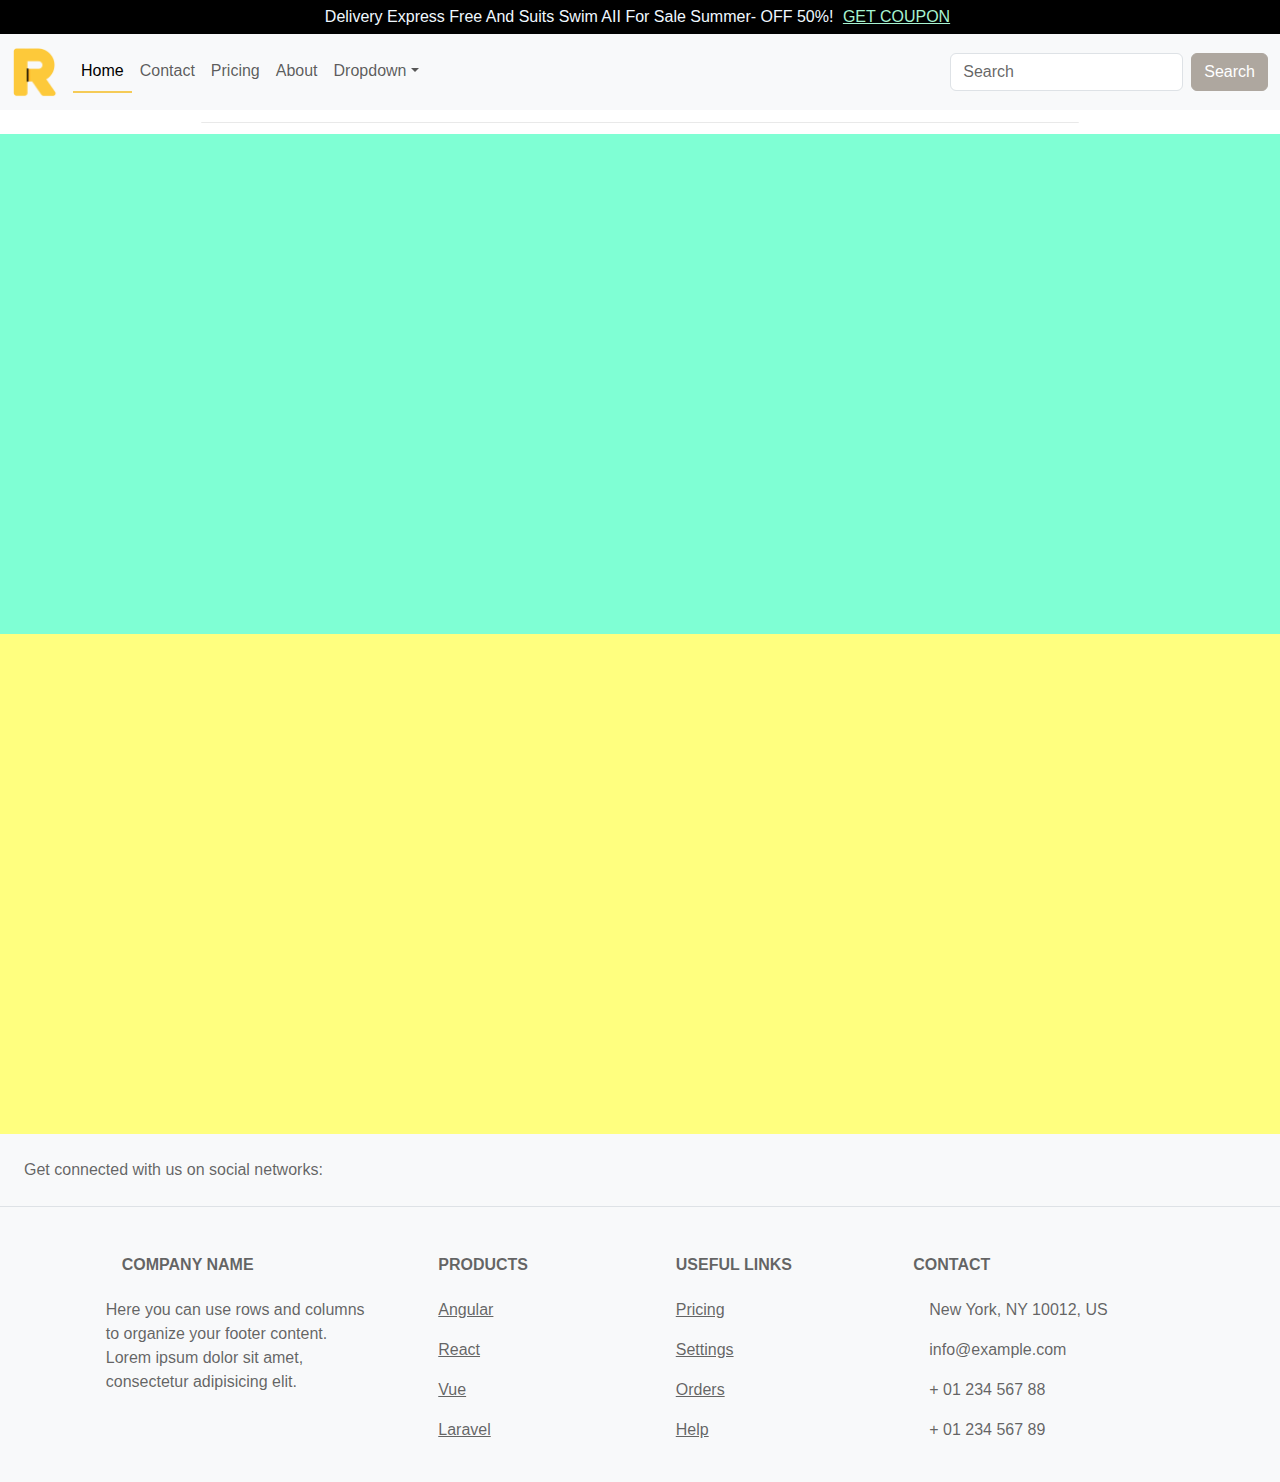
<file: index.html>
<!DOCTYPE html>
<html>

    <head>
        <meta charset='utf-8'>
        <title>Retail Store</title>
        <!--normalize css  -->
        <!-- Web font awesome  -->
        <link type="icon" sizes="96x96" rel="icon" href="images/logo.png">
        <meta charset='utf-8'>
        <meta name='viewport' content='width=device-width, initial-scale=1'>

        <title>Retail Store</title>
        <link rel="stylesheet" href="css/bootstrap.min (2).css">
        <link rel="stylesheet" href="css/style.css">

    </head>

    <body>

        <!-- Start  Header  -->
        <header>
            <div id="sales_bar">
                Delivery Express Free And Suits Swim AII For Sale Summer-
                OFF 50%! <a id="copy-coupon" onclick="CopyCoupon()"> GET COUPON</a>
            </div>
            <nav class="navbar navbar-expand-lg bg-body-tertiary">
                <div class="container-fluid">
                    <a class="navbar-brand" href="#"><img style="width: 45px;"
                            src="images/logo.png" alt="Image Not Found!"></a>
                    <button class="navbar-toggler" type="button"
                        data-bs-toggle="collapse"
                        data-bs-target="#navbarColor04"
                        aria-controls="navbarColor04" aria-expanded="false"
                        aria-label="Toggle navigation">
                        <span class="navbar-toggler-icon"></span>
                    </button>
                    <div class="collapse navbar-collapse" id="navbarColor04">
                        <ul class="navbar-nav me-auto">
                            <li class="nav-item">
                                <a class="nav-link active" href="#">Home
                                    <span class="visually-hidden">(current)</span>
                                </a>
                            </li>
                            <li class="nav-item">
                                <a class="nav-link" href="Contact.html">Contact</a>

                        </li>
                        <li class="nav-item">
                            <a class="nav-link" href="#">Pricing</a>
                        </li>
                        <li class="nav-item">
                            <a class="nav-link" href="About.html">About</a>
                        </li>
                        <li class="nav-item dropdown">
                            <a class="nav-link dropdown-toggle" data-bs-toggle="dropdown" href="#" role="button"
                                aria-haspopup="true" aria-expanded="false">Dropdown</a>
                            <div class="dropdown-menu">
                                <a class="dropdown-item" href="Contact.html">Contact</a>

                                <a class="dropdown-item" href="#">Action</a>
                                <a class="dropdown-item" href="#">Another
                                    action</a>
                                <a class="dropdown-item" href="#">Something
                                    else here</a>
                                <div class="dropdown-divider"></div>
                                <a class="dropdown-item" href="#">Separated
                                    link</a>
                            </div>
                        </li>
                    </ul>
                    <form class="d-flex">
                        <input class="form-control me-sm-2" type="search" placeholder="Search">
                        <button class="btn btn-secondary my-2 my-sm-0" type="submit">Search</button>
                    </form>
                </div>
            </div>
        </nav>
    </header>
    <div class="section"><img style="width: 100%; text-align: center;" src="images/svg/Line 3.svg" alt></div>

    <!-- End Header -->
    <div class="contanier">
        <!--             Start body                -->

            <div style="height: 500px ; background-color: aquamarine;"></div>
            <div style="height: 500px ; background-color: rgb(255, 255, 127);"></div>

            <!--             End    body                -->

    </div>

    <!--                                              start  Footer                                   -->
    <footer class="text-center text-lg-start bg-body-tertiary text-muted">
        <!-- Section: Social media -->
        <section class="d-flex justify-content-center justify-content-lg-between p-4 border-bottom">
            <!-- Left -->
            <div class="me-5 d-none d-lg-block">
                <span>Get connected with us on social networks:</span>
            </div>
            <!-- Left -->

            <!-- Right -->
            <div>
                <a href class="me-4 text-reset">
                    <i class="fab fa-facebook-f"></i>
                </a>
                <a href class="me-4 text-reset">
                    <i class="fab fa-twitter"></i>
                </a>
                <a href class="me-4 text-reset">
                    <i class="fab fa-google"></i>
                </a>
                <a href class="me-4 text-reset">
                    <i class="fab fa-instagram"></i>
                </a>
                <a href class="me-4 text-reset">
                    <i class="fab fa-linkedin"></i>
                </a>
                <a href class="me-4 text-reset">
                    <i class="fab fa-github"></i>
                </a>
            </div>
            <!-- Right -->
        </section>
        <!-- Section: Social media -->

        <!-- Section: Links  -->
        <section class>
            <div class="container text-center text-md-start mt-5">
                <!-- Grid row -->
                <div class="row mt-3">
                    <!-- Grid column -->
                    <div class="col-md-3 col-lg-4 col-xl-3 mx-auto mb-4">
                        <!-- Content -->
                        <h6 class="text-uppercase fw-bold mb-4">
                            <i class="fas fa-gem me-3"></i>Company name
                        </h6>
                        <p>
                            Here you can use rows and columns to organize
                            your footer content. Lorem ipsum
                            dolor sit amet, consectetur adipisicing elit.
                        </p>
                    </div>
                    <!-- Grid column -->

                    <!-- Grid column -->
                    <div class="col-md-2 col-lg-2 col-xl-2 mx-auto mb-4">
                        <!-- Links -->
                        <h6 class="text-uppercase fw-bold mb-4">
                            Products
                        </h6>
                        <p>
                            <a href="#!" class="text-reset">Angular</a>
                        </p>
                        <p>
                            <a href="#!" class="text-reset">React</a>
                        </p>
                        <p>
                            <a href="#!" class="text-reset">Vue</a>
                        </p>
                        <p>
                            <a href="#!" class="text-reset">Laravel</a>
                        </p>
                    </div>
                    <!-- Grid column -->

                    <!-- Grid column -->
                    <div class="col-md-3 col-lg-2 col-xl-2 mx-auto mb-4">
                        <!-- Links -->
                        <h6 class="text-uppercase fw-bold mb-4">
                            Useful links
                        </h6>
                        <p>
                            <a href="#!" class="text-reset">Pricing</a>
                        </p>
                        <p>
                            <a href="#!" class="text-reset">Settings</a>
                        </p>
                        <p>
                            <a href="#!" class="text-reset">Orders</a>
                        </p>
                        <p>
                            <a href="#!" class="text-reset">Help</a>
                        </p>
                    </div>
                    <!-- Grid column -->

                    <!-- Grid column -->
                    <div class="col-md-4 col-lg-3 col-xl-3 mx-auto mb-md-0 mb-4">
                        <!-- Links -->
                        <h6 class="text-uppercase fw-bold mb-4">Contact</h6>
                        <p><i class="fas fa-home me-3"></i> New York, NY
                            10012, US</p>
                        <p>
                            <i class="fas fa-envelope me-3"></i>
                            info@example.com
                        </p>
                        <p><i class="fas fa-phone me-3"></i> + 01 234 567 88</p>
                        <p><i class="fas fa-print me-3"></i> + 01 234 567 89</p>
                    </div>
                    <!-- Grid column -->
                </div>
                <!-- Grid row -->
            </div>
        </section>
        <!-- Section: Links  -->

    </footer>
    <!--                   Footer                           -->

</body>
<!--                 start  js                       -->

<script src="javascrept/main.js"></script>
<script src="javascrept/bootstrap.min.js"></script>


<!--                 End  js                       -->

</html>
</file>
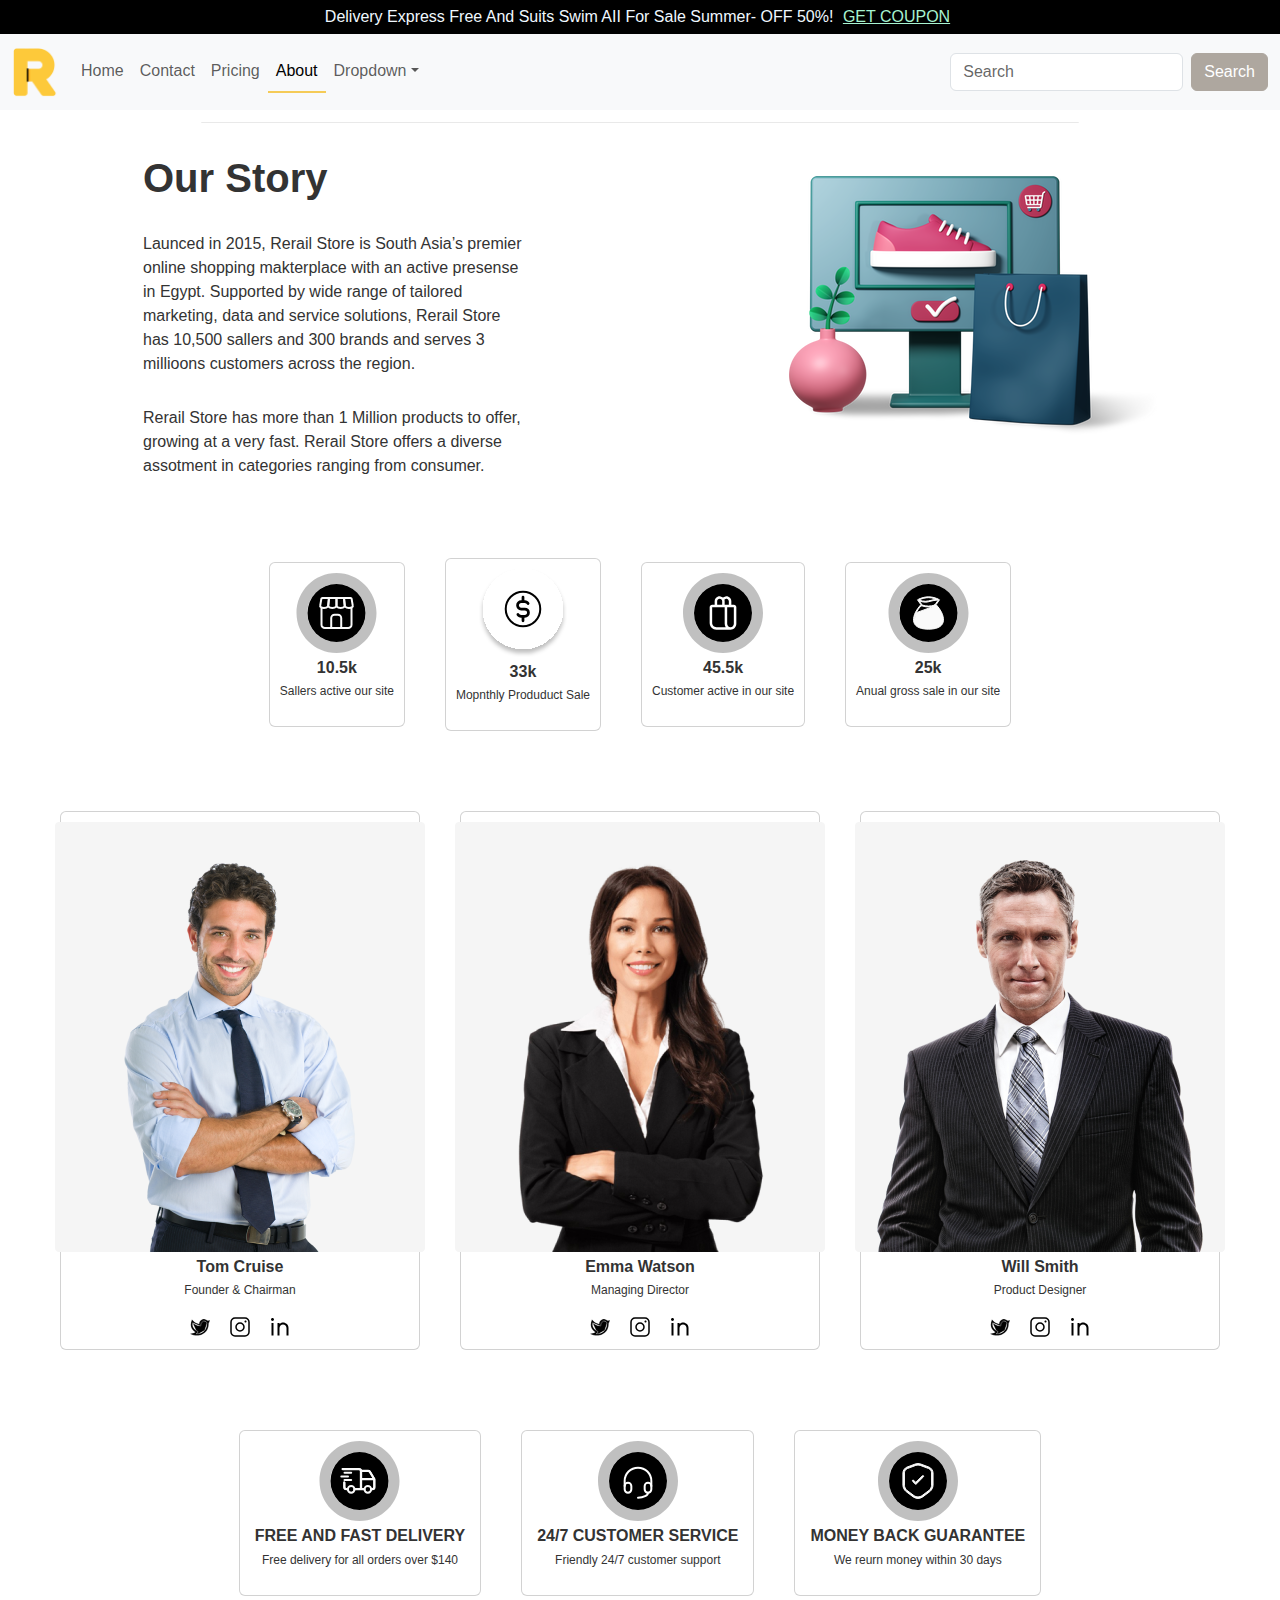
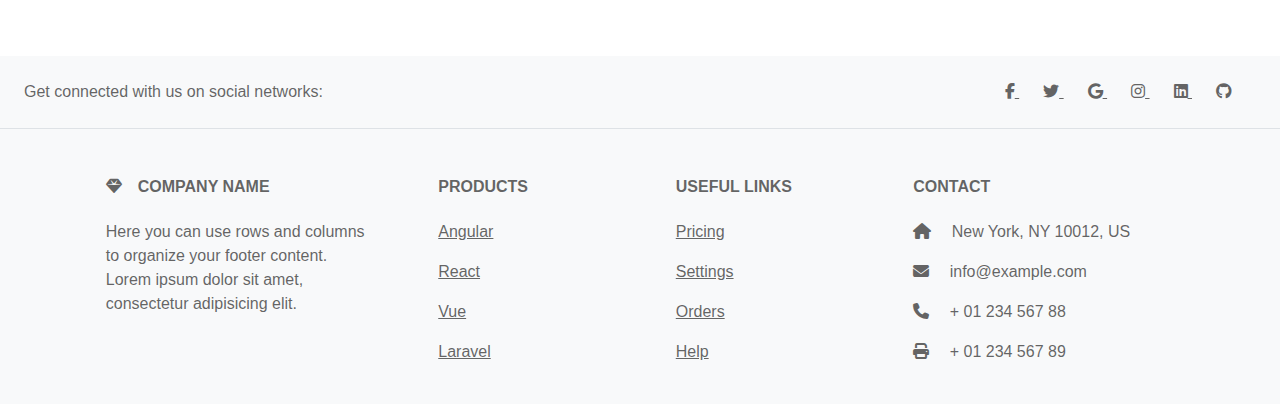
<file: About.html>
<!DOCTYPE html>
<html>

<head>
    <meta charset='utf-8'>
    <title>Retail Store</title>

    <!-- Web font awesome  -->
    <link rel="stylesheet" href="css/all.min.css">
    <link type="icon" sizes="96x96" rel="icon" href="images/logo.png">
    <meta charset='utf-8'>
    <title>Retail Store</title>
    <link rel="stylesheet" href="css/bootstrap.min (2).css">
    <link rel="stylesheet" href="css/style.css">
    <link rel="stylesheet" href="css/About.css">

</head>

<body>
    <!-- Start  Header  -->
    <header>
        <div id="sales_bar">
            Delivery Express Free And Suits Swim AII For Sale Summer-
            OFF 50%! <a id="copy-coupon" onclick="CopyCoupon()"> GET COUPON</a>
        </div>
        <nav class="navbar navbar-expand-lg bg-body-tertiary">
            <div class="container-fluid">
                <a class="navbar-brand" href="#"><img style="width: 45px;" src="images/logo.png"
                        alt="Image Not Found!"></a>
                <button class="navbar-toggler" type="button" data-bs-toggle="collapse" data-bs-target="#navbarColor04"
                    aria-controls="navbarColor04" aria-expanded="false" aria-label="Toggle navigation">
                    <span class="navbar-toggler-icon"></span>
                </button>
                <div class="collapse navbar-collapse" id="navbarColor04">
                    <ul class="navbar-nav me-auto">
                        <li class="nav-item">
                            <a class="nav-link " href="index.html">Home
                                <span class="visually-hidden">(current)</span>
                            </a>
                        </li>
                        <li class="nav-item">
                            <a class="nav-link" href="Contact.html">Contact</a>

                        </li>
                        <li class="nav-item">
                            <a class="nav-link" href="#">Pricing</a>
                        </li>
                        <li class="nav-item">
                            <a class="nav-link active" href="About.html">About</a>
                        </li>
                        <li class="nav-item dropdown">
                            <a class="nav-link dropdown-toggle" data-bs-toggle="dropdown" href="#" role="button"
                                aria-haspopup="true" aria-expanded="false">Dropdown</a>
                            <div class="dropdown-menu">
                                <a class="dropdown-item" href="Contact.html">Contact</a>

                                <a class="dropdown-item" href="#">Action</a>
                                <a class="dropdown-item" href="#">Another
                                    action</a>
                                <a class="dropdown-item" href="#">Something
                                    else here</a>
                                <div class="dropdown-divider"></div>
                                <a class="dropdown-item" href="#">Separated
                                    link</a>
                            </div>
                        </li>
                    </ul>
                    <form class="d-flex">
                        <input class="form-control me-sm-2" type="search" placeholder="Search">
                        <button class="btn btn-secondary my-2 my-sm-0" type="submit">Search</button>
                    </form>
                </div>
            </div>
        </nav>
    </header>
    <div class="section"><img style="width: 100%; text-align: center;" src="images/svg/Line 3.svg" alt></div>

    <!-- End Header -->
    <div class="contanier">
        <!--             Start body                -->
        <div class="about">
            <div class="text">
                <h2>Our Story</h2>
                <p>Launced in 2015, Rerail Store is South Asia’s premier online shopping makterplace with an active
                    presense
                    in Egypt. Supported by wide range of tailored marketing, data and service solutions, Rerail Store
                    has
                    10,500 sallers and 300 brands and serves 3 millioons customers across the region.</p>
                <p>Rerail Store has more than 1 Million products to offer, growing at a very fast. Rerail Store offers a
                    diverse assotment in categories ranging from consumer.</p>
            </div>
            <div class="image">
                <img src="images/about/about_image.png" alt="Image Not Found!">
            </div>
        </div>
    </div>
    <!--             End    body                -->
    <!-- contanier1 -->
    <div class="contanier">
        <div class="about-bar">
            <div class="card">
                <img src="images/about/Group1.svg" alt="">
                <h6>10.5k </h6>
                <p>Sallers active our site</p>

            </div>
            <div class="card">
                <img src="images/about/Vector2.svg" alt="">
                <h6>33k </h6>
                <p>Mopnthly Produduct Sale</p>

            </div>
            <div class="card">
                <img src="images/about/Icon-Shopping bag3.svg" alt="">
                <h6>45.5k</h6>
                <p>Customer active in our site</p>

            </div>
            <div class="card">
                <img src="images/about/Icon-Moneybag4.svg" alt="Image">

                <h6>25k</h6>
                <p>Anual gross sale in our site</p>

            </div>
        </div>

    </div>

    <!-- contanier2 -->
    <div class="contanier">
        <div class="about-bar">
            <div class="card">
                <img src="images/about/man1.png" alt="">
                <h6>Tom Cruise</h6>
                <p>Founder & Chairman</p>
                <img src="images/about/social.svg" alt="">
            </div>

            <div class="card">
                <img src="images/about/ma.png" alt="">
                <h6>Emma Watson</h6>
                <p>Managing Director</p>
                <img src="images/about/social.svg" alt="">
            </div>

            <div class="card">
                <img src="images/about/man3.png" alt="">
                <h6>Will Smith</h6>
                <p>Product Designer</p>
                <img src="images/about/social.svg" alt="">
            </div>

        </div>
    </div>
    <!-- contanier3 -->
    <div class="contanier">
        <div class="about-bar">
            <div class="card">
                <img src="images/about/Services5.svg" alt="">
                <h6>FREE AND FAST DELIVERY</h6>
                <p>Free delivery for all orders over $140</p>

            </div>
            <div class="card">
                <img src="images/about/Services6.svg" alt="">
                <h6>24/7 CUSTOMER SERVICE</h6>
                <p>Friendly 24/7 customer support</p>

            </div>
            <div class="card">
                <img src="images/about/Services7.svg" alt="">
                <h6>MONEY BACK GUARANTEE</h6>
                <p>We reurn money within 30 days</p>

            </div>
        </div>

    </div>






    <footer class="text-center text-lg-start bg-body-tertiary text-muted">
        <!-- Section: Social media -->
        <section class="d-flex justify-content-center justify-content-lg-between p-4 border-bottom">
            <!-- Left -->
            <div class="me-5 d-none d-lg-block">
                <span>Get connected with us on social networks:</span>
            </div>
            <!-- Left -->

            <!-- Right -->
            <div>
                <a href class="me-4 text-reset">
                    <i class="fab fa-facebook-f"></i>
                </a>
                <a href class="me-4 text-reset">
                    <i class="fab fa-twitter"></i>
                </a>
                <a href class="me-4 text-reset">
                    <i class="fab fa-google"></i>
                </a>
                <a href class="me-4 text-reset">
                    <i class="fab fa-instagram"></i>
                </a>
                <a href class="me-4 text-reset">
                    <i class="fab fa-linkedin"></i>
                </a>
                <a href class="me-4 text-reset">
                    <i class="fab fa-github"></i>
                </a>
            </div>
            <!-- Right -->
        </section>
        <!-- Section: Social media -->

        <!-- Section: Links  -->
        <section class>
            <div class="container text-center text-md-start mt-5">
                <!-- Grid row -->
                <div class="row mt-3">
                    <!-- Grid column -->
                    <div class="col-md-3 col-lg-4 col-xl-3 mx-auto mb-4">
                        <!-- Content -->
                        <h6 class="text-uppercase fw-bold mb-4">
                            <i class="fas fa-gem me-3"></i>Company name
                        </h6>
                        <p>
                            Here you can use rows and columns to organize
                            your footer content. Lorem ipsum
                            dolor sit amet, consectetur adipisicing elit.
                        </p>
                    </div>
                    <!-- Grid column -->

                    <!-- Grid column -->
                    <div class="col-md-2 col-lg-2 col-xl-2 mx-auto mb-4">
                        <!-- Links -->
                        <h6 class="text-uppercase fw-bold mb-4">
                            Products
                        </h6>
                        <p>
                            <a href="#!" class="text-reset">Angular</a>
                        </p>
                        <p>
                            <a href="#!" class="text-reset">React</a>
                        </p>
                        <p>
                            <a href="#!" class="text-reset">Vue</a>
                        </p>
                        <p>
                            <a href="#!" class="text-reset">Laravel</a>
                        </p>
                    </div>
                    <!-- Grid column -->

                    <!-- Grid column -->
                    <div class="col-md-3 col-lg-2 col-xl-2 mx-auto mb-4">
                        <!-- Links -->
                        <h6 class="text-uppercase fw-bold mb-4">
                            Useful links
                        </h6>
                        <p>
                            <a href="#!" class="text-reset">Pricing</a>
                        </p>
                        <p>
                            <a href="#!" class="text-reset">Settings</a>
                        </p>
                        <p>
                            <a href="#!" class="text-reset">Orders</a>
                        </p>
                        <p>
                            <a href="#!" class="text-reset">Help</a>
                        </p>
                    </div>
                    <!-- Grid column -->

                    <!-- Grid column -->
                    <div class="col-md-4 col-lg-3 col-xl-3 mx-auto mb-md-0 mb-4">
                        <!-- Links -->
                        <h6 class="text-uppercase fw-bold mb-4">Contact</h6>
                        <p><i class="fas fa-home me-3"></i> New York, NY
                            10012, US</p>
                        <p>
                            <i class="fas fa-envelope me-3"></i>
                            info@example.com
                        </p>
                        <p><i class="fas fa-phone me-3"></i> + 01 234 567 88</p>
                        <p><i class="fas fa-print me-3"></i> + 01 234 567 89</p>
                    </div>
                    <!-- Grid column -->
                </div>
                <!-- Grid row -->
            </div>
        </section>
        <!-- Section: Links  -->

    </footer>
    <!--                   Footer                           -->



</body>
<!--                 start  js                       -->

<script src="javascrept/main.js"></script>
<script src="javascrept/bootstrap.min.js"></script>

<!--                 End  js                       -->


</html>
</file>
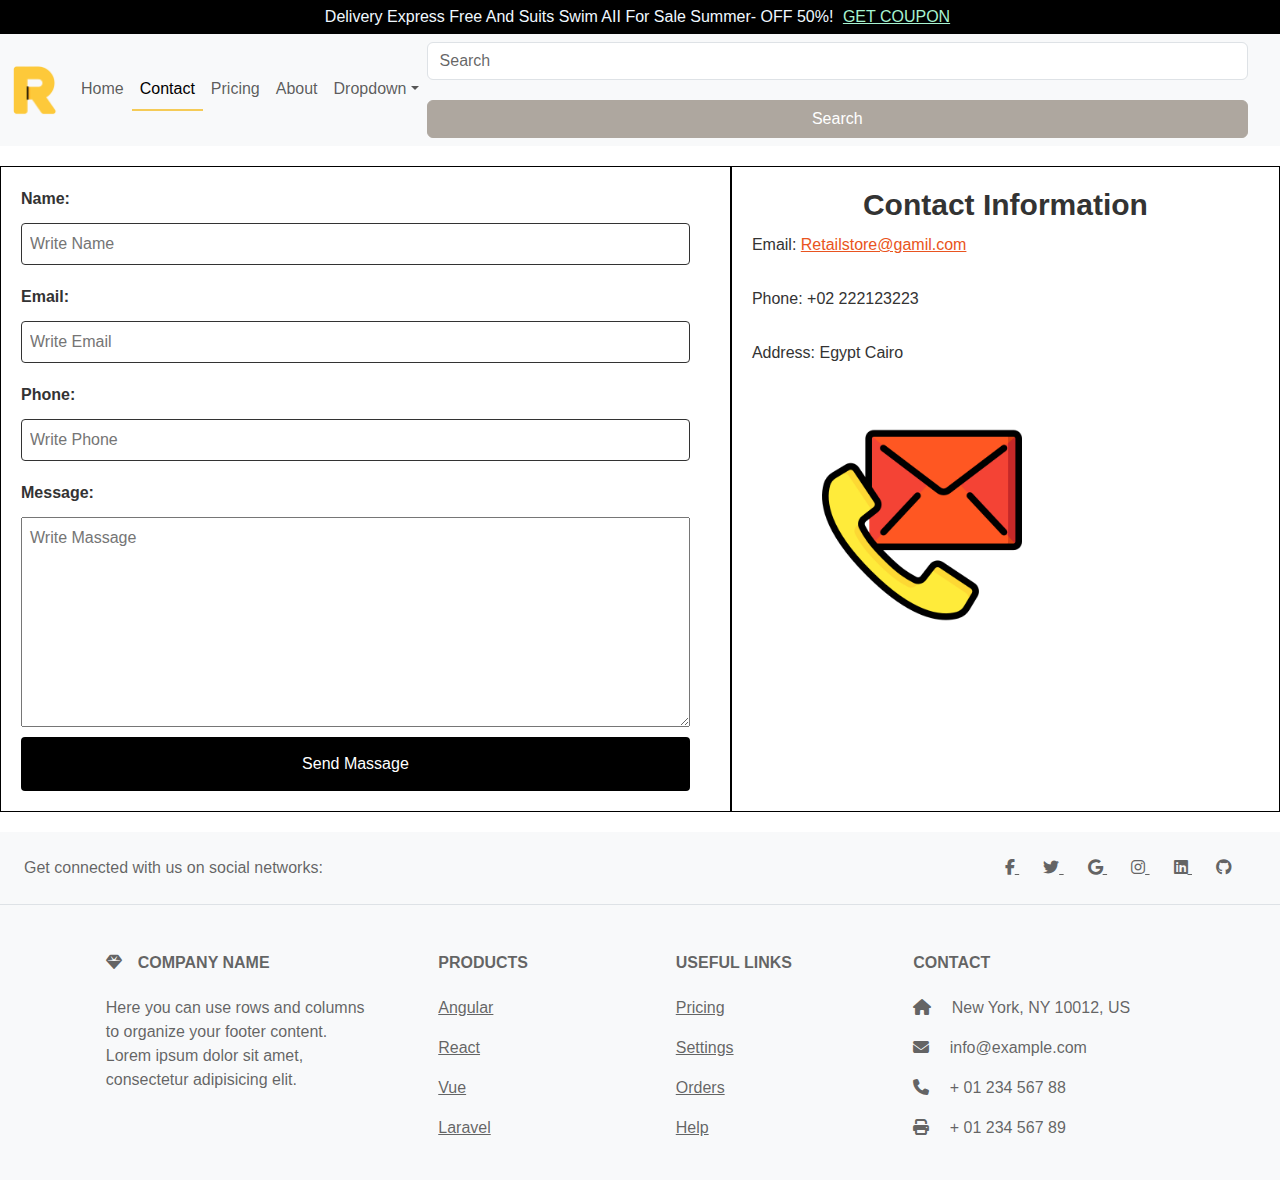
<file: Contact.html>
<!DOCTYPE html>
<html>

<head>
    <meta charset='utf-8'>
    <title>Retail Store</title>
    <!--normalize css  -->
    <!-- Web font awesome  -->
    <link rel="stylesheet" href="css/all.min.css">
    <link type="icon" sizes="96x96" rel="icon" href="images/logo.png">
    <meta charset='utf-8'>
    <title>Retail Store</title>
    <link rel="stylesheet" href="css/bootstrap.min (2).css">
    <link rel="stylesheet" href="css/style.css">
    <link rel="stylesheet" href="css/signup_login_and_contact.css">

</head>

<body>

    <!-- Start  Header  -->
    <header>
        <div id="sales_bar">
            Delivery Express Free And Suits Swim AII For Sale Summer-
            OFF 50%! <a id="copy-coupon" onclick="CopyCoupon()"> GET COUPON</a>
        </div>
        <nav class="navbar navbar-expand-lg bg-body-tertiary">
            <div class="container-fluid">
                <a class="navbar-brand" href="#"><img style="width: 45px;" src="images/logo.png"
                        alt="Image Not Found!"></a>
                <button class="navbar-toggler" type="button" data-bs-toggle="collapse" data-bs-target="#navbarColor04"
                    aria-controls="navbarColor04" aria-expanded="false" aria-label="Toggle navigation">
                    <span class="navbar-toggler-icon"></span>
                </button>
                <div class="collapse navbar-collapse" id="navbarColor04">
                    <ul class="navbar-nav me-auto">
                        <li class="nav-item">
                            <a class="nav-link " href="index.html">Home
                                <span class="visually-hidden">(current)</span>
                            </a>
                        </li>
                        <li class="nav-item">
                            <a class="nav-link active" href="Contact.html">Contact</a>

                        </li>
                        <li class="nav-item">
                            <a class="nav-link" href="#">Pricing</a>
                        </li>
                        <li class="nav-item">
                            <a class="nav-link" href="About.html">About</a>
                        </li>
                        <li class="nav-item dropdown">
                            <a class="nav-link dropdown-toggle" data-bs-toggle="dropdown" href="#" role="button"
                                aria-haspopup="true" aria-expanded="false">Dropdown</a>
                            <div class="dropdown-menu">
                                <a class="dropdown-item" href="Contact.html">Contact</a>

                                <a class="dropdown-item" href="#">Action</a>
                                <a class="dropdown-item" href="#">Another
                                    action</a>
                                <a class="dropdown-item" href="#">Something
                                    else here</a>
                                <div class="dropdown-divider"></div>
                                <a class="dropdown-item" href="#">Separated
                                    link</a>
                            </div>
                        </li>
                    </ul>
                    <form class="d-flex">
                        <input class="form-control me-sm-2" type="search" placeholder="Search">
                        <button class="btn btn-secondary my-2 my-sm-0" type="submit">Search</button>
                    </form>
                </div>
            </div>
        </nav>
    </header>
    <!-- End Header -->
    <!--             Start body                -->
    <div class="contanier">
        <div class="contact">
            <div class="contact-form">
                <form action="#" method="post">
                    <label for="name">Name:</label>
                    <input placeholder="Write Name " type="text" id="name" name="name" required>

                    <label for="email">Email:</label>
                    <input type="email" id="email" name="email" placeholder="Write Email" required>

                    <label for="Phone">Phone:</label>
                    <input placeholder="Write Phone " type="text" id="Phone" name="Phone" required>

                    <label for="message">Message:</label>
                    <textarea id="message" placeholder="Write Massage" name="message" rows="8" required></textarea>

                    <button>Send Massage</button>
                </form>
            </div>

            <!--             End    body                -->
            <div class="contact-info">
                <h2>Contact Information</h2>
                <p>Email: <a href="mailto:Retailstore@gamil.com">Retailstore@gamil.com</a></p>
                <p>Phone: +02 222123223</p>
                <p>Address: Egypt Cairo </p>
                <img src="images/log_sign_images/contact.png" alt="Image Not Found!">

            </div>
        </div>

    </div>



    <footer class="text-center text-lg-start bg-body-tertiary text-muted">
        <!-- Section: Social media -->
        <section class="d-flex justify-content-center justify-content-lg-between p-4 border-bottom">
            <!-- Left -->
            <div class="me-5 d-none d-lg-block">
                <span>Get connected with us on social networks:</span>
            </div>
            <!-- Left -->

            <!-- Right -->
            <div>
                <a href class="me-4 text-reset">
                    <i class="fab fa-facebook-f"></i>
                </a>
                <a href class="me-4 text-reset">
                    <i class="fab fa-twitter"></i>
                </a>
                <a href class="me-4 text-reset">
                    <i class="fab fa-google"></i>
                </a>
                <a href class="me-4 text-reset">
                    <i class="fab fa-instagram"></i>
                </a>
                <a href class="me-4 text-reset">
                    <i class="fab fa-linkedin"></i>
                </a>
                <a href class="me-4 text-reset">
                    <i class="fab fa-github"></i>
                </a>
            </div>
            <!-- Right -->
        </section>
        <!-- Section: Social media -->

        <!-- Section: Links  -->
        <section class>
            <div class="container text-center text-md-start mt-5">
                <!-- Grid row -->
                <div class="row mt-3">
                    <!-- Grid column -->
                    <div class="col-md-3 col-lg-4 col-xl-3 mx-auto mb-4">
                        <!-- Content -->
                        <h6 class="text-uppercase fw-bold mb-4">
                            <i class="fas fa-gem me-3"></i>Company name
                        </h6>
                        <p>
                            Here you can use rows and columns to organize
                            your footer content. Lorem ipsum
                            dolor sit amet, consectetur adipisicing elit.
                        </p>
                    </div>
                    <!-- Grid column -->

                    <!-- Grid column -->
                    <div class="col-md-2 col-lg-2 col-xl-2 mx-auto mb-4">
                        <!-- Links -->
                        <h6 class="text-uppercase fw-bold mb-4">
                            Products
                        </h6>
                        <p>
                            <a href="#!" class="text-reset">Angular</a>
                        </p>
                        <p>
                            <a href="#!" class="text-reset">React</a>
                        </p>
                        <p>
                            <a href="#!" class="text-reset">Vue</a>
                        </p>
                        <p>
                            <a href="#!" class="text-reset">Laravel</a>
                        </p>
                    </div>
                    <!-- Grid column -->

                    <!-- Grid column -->
                    <div class="col-md-3 col-lg-2 col-xl-2 mx-auto mb-4">
                        <!-- Links -->
                        <h6 class="text-uppercase fw-bold mb-4">
                            Useful links
                        </h6>
                        <p>
                            <a href="#!" class="text-reset">Pricing</a>
                        </p>
                        <p>
                            <a href="#!" class="text-reset">Settings</a>
                        </p>
                        <p>
                            <a href="#!" class="text-reset">Orders</a>
                        </p>
                        <p>
                            <a href="#!" class="text-reset">Help</a>
                        </p>
                    </div>
                    <!-- Grid column -->

                    <!-- Grid column -->
                    <div class="col-md-4 col-lg-3 col-xl-3 mx-auto mb-md-0 mb-4">
                        <!-- Links -->
                        <h6 class="text-uppercase fw-bold mb-4">Contact</h6>
                        <p><i class="fas fa-home me-3"></i> New York, NY
                            10012, US</p>
                        <p>
                            <i class="fas fa-envelope me-3"></i>
                            info@example.com
                        </p>
                        <p><i class="fas fa-phone me-3"></i> + 01 234 567 88</p>
                        <p><i class="fas fa-print me-3"></i> + 01 234 567 89</p>
                    </div>
                    <!-- Grid column -->
                </div>
                <!-- Grid row -->
            </div>
        </section>
        <!-- Section: Links  -->

    </footer>
    <!--                   Footer                           -->





</body>
<!--                 start  js                       -->

<script src="javascrept/main.js"></script>
<script src="javascrept/bootstrap.min.js"></script>

<!--                 End  js                       -->

</html>
</file>
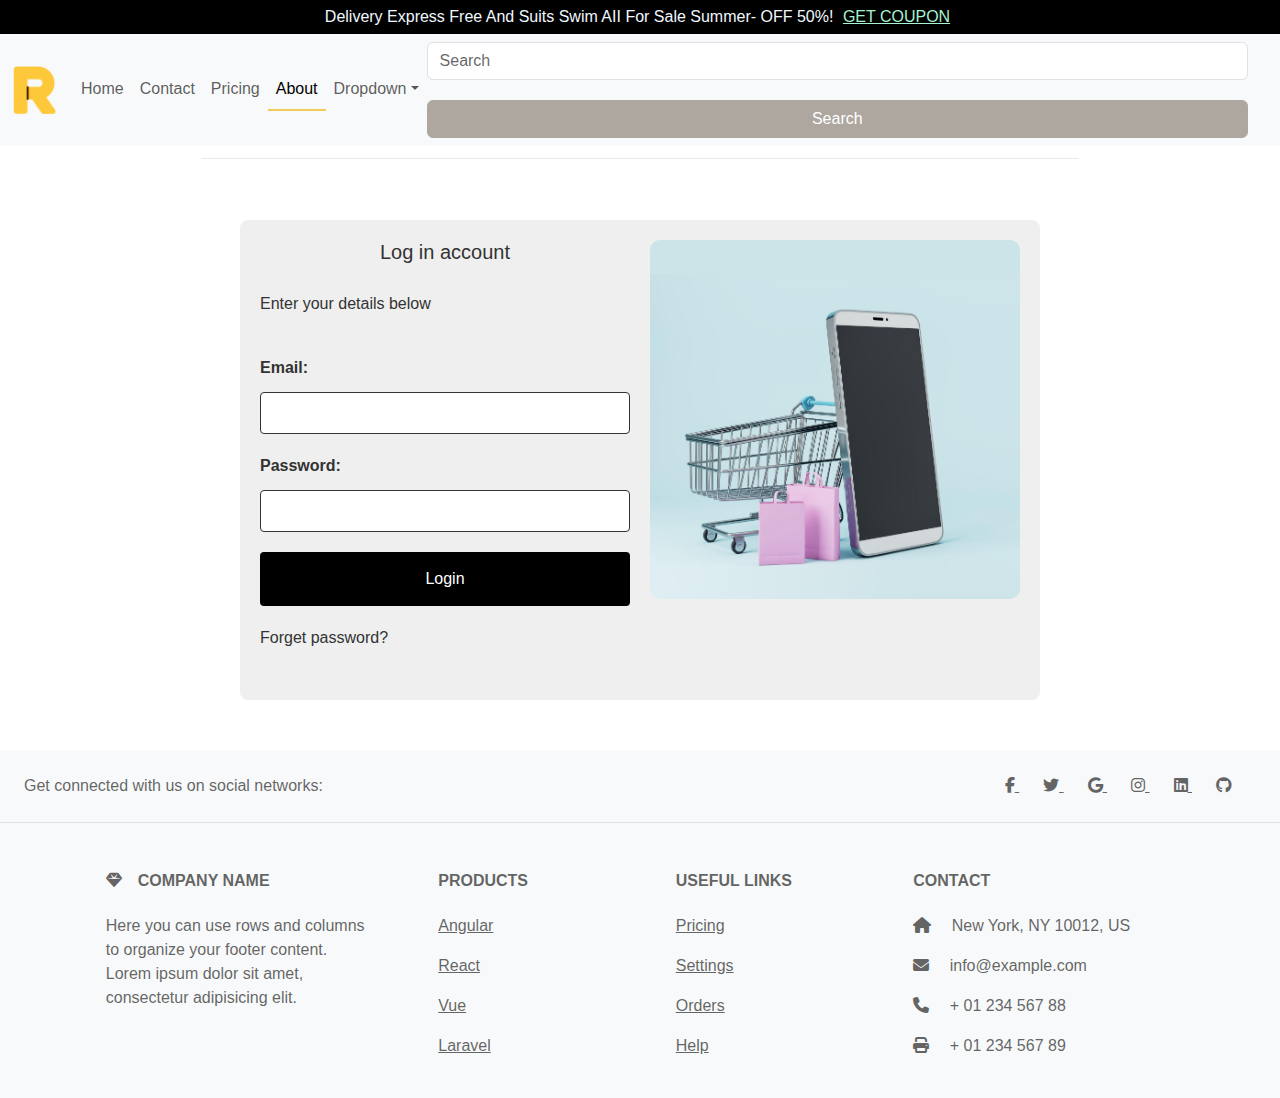
<file: login.html>
<!DOCTYPE html>
<html>

<head>
    <meta charset='utf-8'>

    <title>Retail Store\Login</title>
    <meta name='viewport' content='width=device-width, initial-scale=1'>
    <!-- CSS style -->
    <!-- Web font awesome  -->
    <link rel="stylesheet" href="css/all.min.css">
    <link type="icon" sizes="96x96" rel="icon" href="images/logo.png">
    <link rel="stylesheet" href="css/bootstrap.min (2).css">
    <link rel="stylesheet" href="css/style.css">
    <link rel="stylesheet" href="css/signup_login_and_contact.css">

</head>

<body>
    <!-- Start  Header  -->
    <header>
        <div id="sales_bar">
            Delivery Express Free And Suits Swim AII For Sale Summer-
            OFF 50%! <a id="copy-coupon" onclick="CopyCoupon()"> GET COUPON</a>
        </div>
        <nav class="navbar navbar-expand-lg bg-body-tertiary">
            <div class="container-fluid">
                <a class="navbar-brand" href="#"><img style="width: 45px;" src="images/logo.png"
                        alt="Image Not Found!"></a>
                <button class="navbar-toggler" type="button" data-bs-toggle="collapse" data-bs-target="#navbarColor04"
                    aria-controls="navbarColor04" aria-expanded="false" aria-label="Toggle navigation">
                    <span class="navbar-toggler-icon"></span>
                </button>
                <div class="collapse navbar-collapse" id="navbarColor04">
                    <ul class="navbar-nav me-auto">
                        <li class="nav-item">
                            <a class="nav-link " href="index.html">Home
                                <span class="visually-hidden">(current)</span>
                            </a>
                        </li>
                        <li class="nav-item">
                            <a class="nav-link" href="Contact.html">Contact</a>

                        </li>
                        <li class="nav-item">
                            <a class="nav-link" href="#">Pricing</a>
                        </li>
                        <li class="nav-item">
                            <a class="nav-link active" href="About.html">About</a>
                        </li>
                        <li class="nav-item dropdown">
                            <a class="nav-link dropdown-toggle" data-bs-toggle="dropdown" href="#" role="button"
                                aria-haspopup="true" aria-expanded="false">Dropdown</a>
                            <div class="dropdown-menu">
                                <a class="dropdown-item" href="Contact.html">Contact</a>

                                <a class="dropdown-item" href="#">Action</a>
                                <a class="dropdown-item" href="#">Another
                                    action</a>
                                <a class="dropdown-item" href="#">Something
                                    else here</a>
                                <div class="dropdown-divider"></div>
                                <a class="dropdown-item" href="#">Separated
                                    link</a>
                            </div>
                        </li>
                    </ul>
                    <form class="d-flex">
                        <input class="form-control me-sm-2" type="search" placeholder="Search">
                        <button class="btn btn-secondary my-2 my-sm-0" type="submit">Search</button>
                    </form>
                </div>
            </div>
        </nav>
    </header>
    <div class="section"><img style="width: 100%; text-align: center;" src="images/svg/Line 3.svg" alt></div>

    <!-- End Header -->
    <div class="con">
        <div class="signup-container">
            <form action="/signup" method="post">
                <h3>Log in account</h3>
                <p>Enter your details below</p>
                <label for="email">Email:</label>
                <input type="email" id="email" name="email" required>

                <label for="password">Password:</label>
                <input type="password" id="password" name="password" required>
                <button type="submit">Login</button>
                <p class="log">Forget password? </p>
            </form>
            <div class="signup-image">
                <img src="images/log_sign_images/Side Image.png" alt="Image">
            </div>
        </div>
    </div>













    <footer class="text-center text-lg-start bg-body-tertiary text-muted">
        <!-- Section: Social media -->
        <section class="d-flex justify-content-center justify-content-lg-between p-4 border-bottom">
            <!-- Left -->
            <div class="me-5 d-none d-lg-block">
                <span>Get connected with us on social networks:</span>
            </div>
            <!-- Left -->

            <!-- Right -->
            <div>
                <a href class="me-4 text-reset">
                    <i class="fab fa-facebook-f"></i>
                </a>
                <a href class="me-4 text-reset">
                    <i class="fab fa-twitter"></i>
                </a>
                <a href class="me-4 text-reset">
                    <i class="fab fa-google"></i>
                </a>
                <a href class="me-4 text-reset">
                    <i class="fab fa-instagram"></i>
                </a>
                <a href class="me-4 text-reset">
                    <i class="fab fa-linkedin"></i>
                </a>
                <a href class="me-4 text-reset">
                    <i class="fab fa-github"></i>
                </a>
            </div>
            <!-- Right -->
        </section>
        <!-- Section: Social media -->

        <!-- Section: Links  -->
        <section class>
            <div class="container text-center text-md-start mt-5">
                <!-- Grid row -->
                <div class="row mt-3">
                    <!-- Grid column -->
                    <div class="col-md-3 col-lg-4 col-xl-3 mx-auto mb-4">
                        <!-- Content -->
                        <h6 class="text-uppercase fw-bold mb-4">
                            <i class="fas fa-gem me-3"></i>Company name
                        </h6>
                        <p>
                            Here you can use rows and columns to organize
                            your footer content. Lorem ipsum
                            dolor sit amet, consectetur adipisicing elit.
                        </p>
                    </div>
                    <!-- Grid column -->

                    <!-- Grid column -->
                    <div class="col-md-2 col-lg-2 col-xl-2 mx-auto mb-4">
                        <!-- Links -->
                        <h6 class="text-uppercase fw-bold mb-4">
                            Products
                        </h6>
                        <p>
                            <a href="#!" class="text-reset">Angular</a>
                        </p>
                        <p>
                            <a href="#!" class="text-reset">React</a>
                        </p>
                        <p>
                            <a href="#!" class="text-reset">Vue</a>
                        </p>
                        <p>
                            <a href="#!" class="text-reset">Laravel</a>
                        </p>
                    </div>
                    <!-- Grid column -->

                    <!-- Grid column -->
                    <div class="col-md-3 col-lg-2 col-xl-2 mx-auto mb-4">
                        <!-- Links -->
                        <h6 class="text-uppercase fw-bold mb-4">
                            Useful links
                        </h6>
                        <p>
                            <a href="#!" class="text-reset">Pricing</a>
                        </p>
                        <p>
                            <a href="#!" class="text-reset">Settings</a>
                        </p>
                        <p>
                            <a href="#!" class="text-reset">Orders</a>
                        </p>
                        <p>
                            <a href="#!" class="text-reset">Help</a>
                        </p>
                    </div>
                    <!-- Grid column -->

                    <!-- Grid column -->
                    <div class="col-md-4 col-lg-3 col-xl-3 mx-auto mb-md-0 mb-4">
                        <!-- Links -->
                        <h6 class="text-uppercase fw-bold mb-4">Contact</h6>
                        <p><i class="fas fa-home me-3"></i> New York, NY
                            10012, US</p>
                        <p>
                            <i class="fas fa-envelope me-3"></i>
                            info@example.com
                        </p>
                        <p><i class="fas fa-phone me-3"></i> + 01 234 567 88</p>
                        <p><i class="fas fa-print me-3"></i> + 01 234 567 89</p>
                    </div>
                    <!-- Grid column -->
                </div>
                <!-- Grid row -->
            </div>
        </section>
        <!-- Section: Links  -->

    </footer>
    <!--                   Footer                           -->


    <!--                 start  js                       -->

    <script src="javascrept/main.js"></script>
    <script src="javascrept/bootstrap.min.js"></script>

    <!--                 End  js                       -->


</body>

</html>
</file>
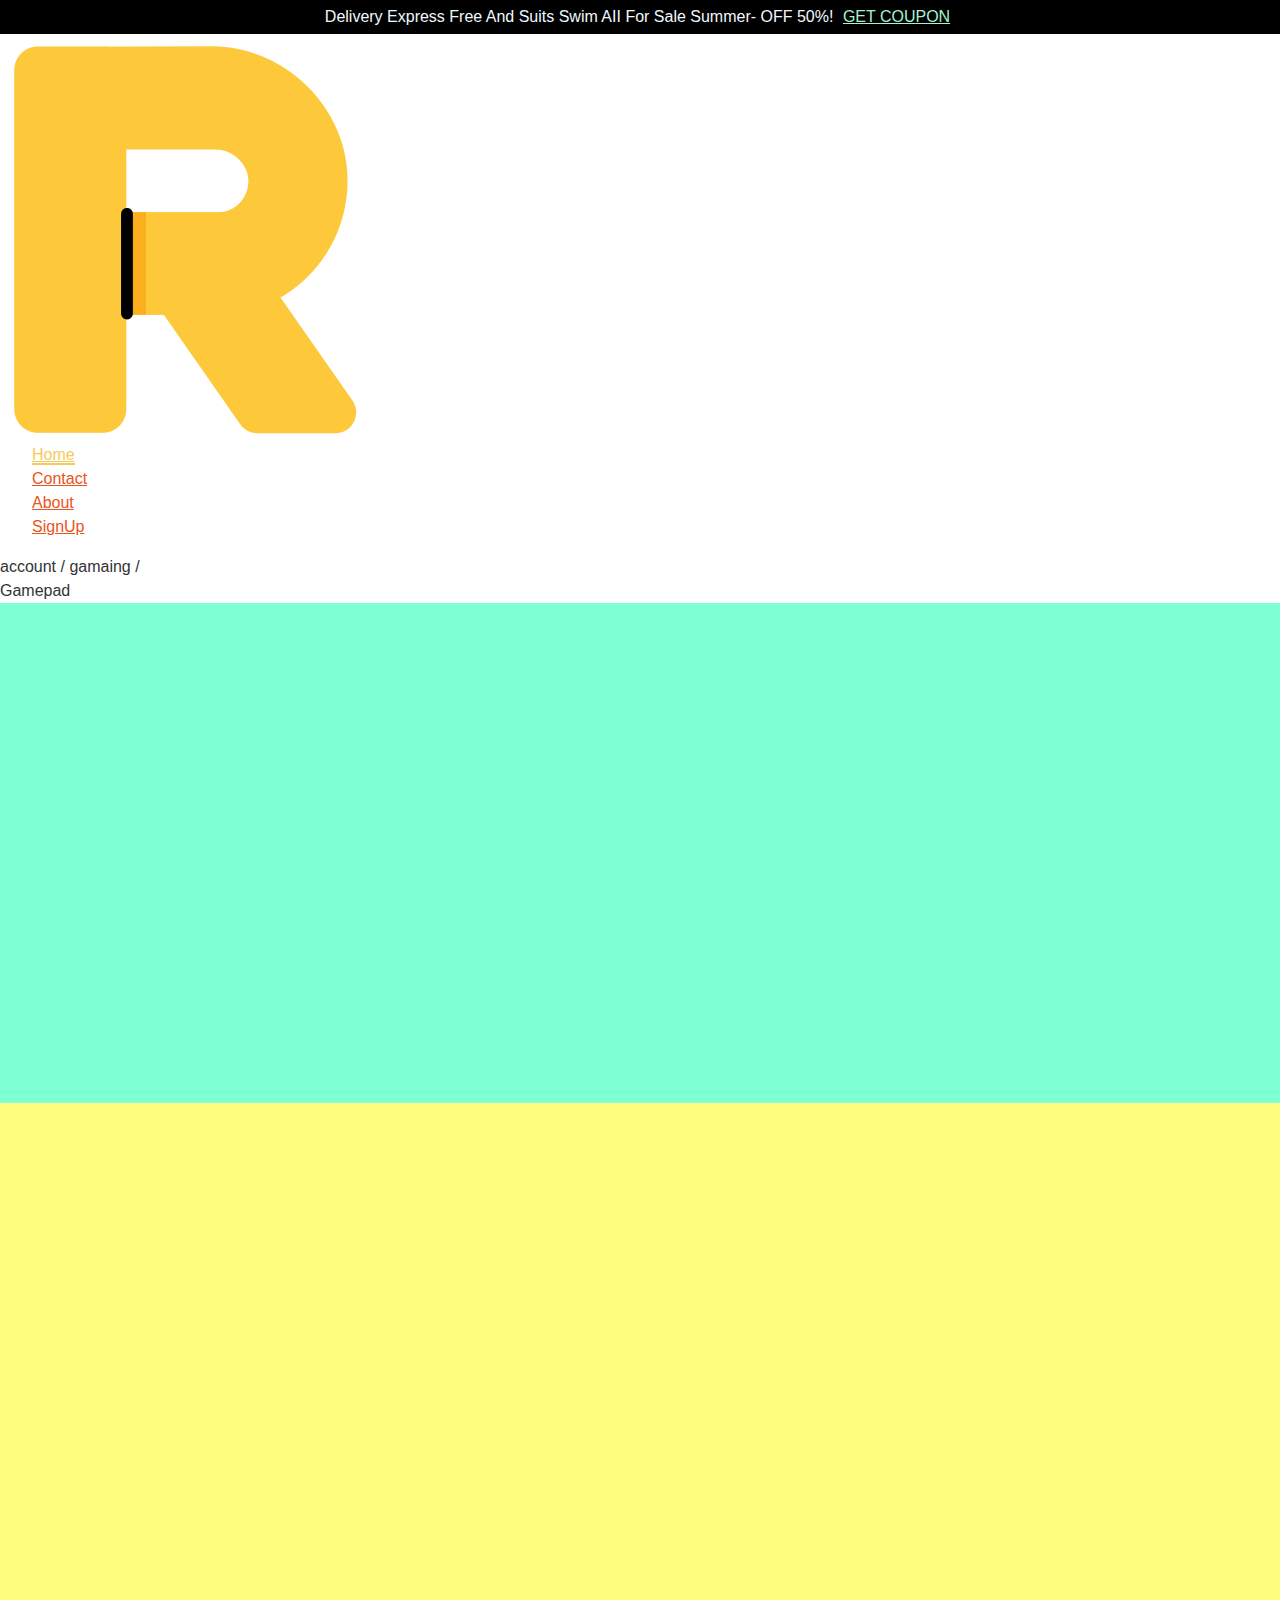
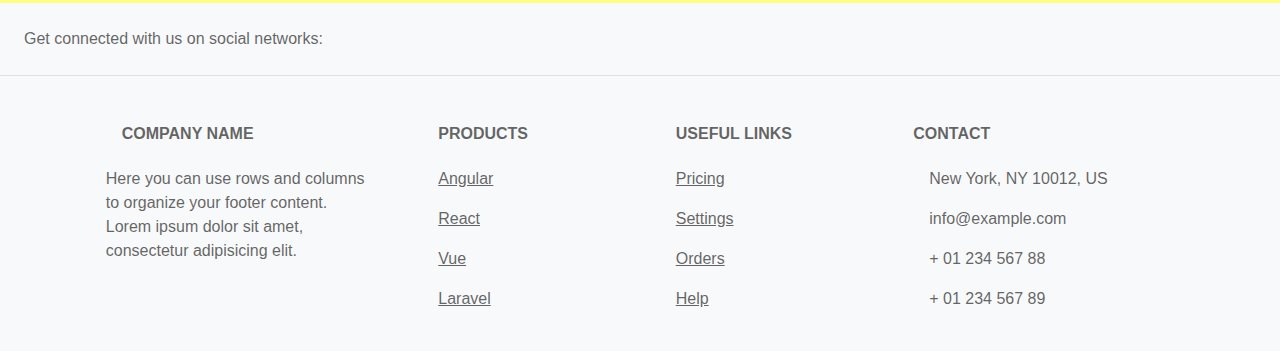
<file: prodect_page.html>
<!DOCTYPE html>
<html>

    <head>
        <meta charset='utf-8'>
        <title>Retail Store</title>
        <!--normalize css  -->
        <!-- Web font awesome  -->
        <link type="icon" sizes="96x96" rel="icon" href="images/logo.png">
        <meta charset='utf-8'>
        <title>Retail Store</title>
        <link rel="stylesheet" href="css/bootstrap.min (2).css">
        <link rel="stylesheet" href="css/style.css">

    </head>

    <body>

        <!-- Start  Header  -->
        <header>
            <div id="sales_bar">
                Delivery Express Free And Suits Swim AII For Sale Summer-
                OFF 50%! <a id="copy-coupon" onclick="CopyCoupon()"> GET COUPON</a>
            </div>
            <div class="contanier">
                <a href="#" class="logo">
                    <img src="images/logo.png" alt="Image Not Found!">
                </a>
                <nav>
                    <ul>
                        <li><a class="active" href="index.html">Home</a></li>
                        <li><a href="Contact.html">Contact</a></li>
                        <li><a href="About.html">About</a></li>
                        <li><a href="signup.html">SignUp</a></li>
                    </ul>
                    <div class="icon">
                        <i class="fa-solid fa-magnifying-glass"></i>
                        <i class="fa-regular fa-heart"></i>
                        <i class="fa-solid fa-cart-shopping"></i>
                    </div>
                </nav>
            </div>
        </header>
        <!-- End Header -->
        <div class="contanier">

            <div id>

                account / gamaing / <nav>Gamepad</nav>
            </div>

            <!--             Start body                -->
            <div style="height: 500px ; background-color: aquamarine;"></div>

            <!--             End    body                -->
            <div style="height: 500px ; background-color: rgb(255, 255, 127);"></div>

        </div>

        <footer class="text-center text-lg-start bg-body-tertiary text-muted">
            <!-- Section: Social media -->
            <section
                class="d-flex justify-content-center justify-content-lg-between p-4 border-bottom">
                <!-- Left -->
                <div class="me-5 d-none d-lg-block">
                    <span>Get connected with us on social networks:</span>
                </div>
                <!-- Left -->

                <!-- Right -->
                <div>
                    <a href class="me-4 text-reset">
                        <i class="fab fa-facebook-f"></i>
                    </a>
                    <a href class="me-4 text-reset">
                        <i class="fab fa-twitter"></i>
                    </a>
                    <a href class="me-4 text-reset">
                        <i class="fab fa-google"></i>
                    </a>
                    <a href class="me-4 text-reset">
                        <i class="fab fa-instagram"></i>
                    </a>
                    <a href class="me-4 text-reset">
                        <i class="fab fa-linkedin"></i>
                    </a>
                    <a href class="me-4 text-reset">
                        <i class="fab fa-github"></i>
                    </a>
                </div>
                <!-- Right -->
            </section>
            <!-- Section: Social media -->

            <!-- Section: Links  -->
            <section class>
                <div class="container text-center text-md-start mt-5">
                    <!-- Grid row -->
                    <div class="row mt-3">
                        <!-- Grid column -->
                        <div class="col-md-3 col-lg-4 col-xl-3 mx-auto mb-4">
                            <!-- Content -->
                            <h6 class="text-uppercase fw-bold mb-4">
                                <i class="fas fa-gem me-3"></i>Company name
                            </h6>
                            <p>
                                Here you can use rows and columns to organize
                                your footer content. Lorem ipsum
                                dolor sit amet, consectetur adipisicing elit.
                            </p>
                        </div>
                        <!-- Grid column -->

                        <!-- Grid column -->
                        <div class="col-md-2 col-lg-2 col-xl-2 mx-auto mb-4">
                            <!-- Links -->
                            <h6 class="text-uppercase fw-bold mb-4">
                                Products
                            </h6>
                            <p>
                                <a href="#!" class="text-reset">Angular</a>
                            </p>
                            <p>
                                <a href="#!" class="text-reset">React</a>
                            </p>
                            <p>
                                <a href="#!" class="text-reset">Vue</a>
                            </p>
                            <p>
                                <a href="#!" class="text-reset">Laravel</a>
                            </p>
                        </div>
                        <!-- Grid column -->

                        <!-- Grid column -->
                        <div class="col-md-3 col-lg-2 col-xl-2 mx-auto mb-4">
                            <!-- Links -->
                            <h6 class="text-uppercase fw-bold mb-4">
                                Useful links
                            </h6>
                            <p>
                                <a href="#!" class="text-reset">Pricing</a>
                            </p>
                            <p>
                                <a href="#!" class="text-reset">Settings</a>
                            </p>
                            <p>
                                <a href="#!" class="text-reset">Orders</a>
                            </p>
                            <p>
                                <a href="#!" class="text-reset">Help</a>
                            </p>
                        </div>
                        <!-- Grid column -->

                        <!-- Grid column -->
                        <div
                            class="col-md-4 col-lg-3 col-xl-3 mx-auto mb-md-0 mb-4">
                            <!-- Links -->
                            <h6 class="text-uppercase fw-bold mb-4">Contact</h6>
                            <p><i class="fas fa-home me-3"></i> New York, NY
                                10012, US</p>
                            <p>
                                <i class="fas fa-envelope me-3"></i>
                                info@example.com
                            </p>
                            <p><i class="fas fa-phone me-3"></i> + 01 234 567 88</p>
                            <p><i class="fas fa-print me-3"></i> + 01 234 567 89</p>
                        </div>
                        <!-- Grid column -->
                    </div>
                    <!-- Grid row -->
                </div>
            </section>
            <!-- Section: Links  -->

        </footer>
        <!--                   Footer                           -->

        <!--                 start  js                       -->

        <script src="javascrept/main.js"></script>
        <script src="javascrept/bootstrap.min.js"></script>

        <!--                 End  js                       -->

    </body>

</html>
</file>
<file: css/style.css>
/* Start Global Ruls  */

:root{
    --main-color:#f5cb57;
    --text-color:#333;
}
body{
    padding: 0;
    margin: 0;
}

html{
    scroll-behavior: smooth;
}

body{
    font-family: 'Open Sans', sans-serif;

}
ul{
    list-style: none;
    
}

/* Satrt header  */
#sales_bar {
    padding-top: 5px;
    padding-bottom:5px ;
    text-align: center;
    width: 100%;
    background-color: black;
    color: aliceblue;
}
#copy-coupon {
    text-decoration: underline;
    color: rgb(218, 218, 218);  
    
    padding-left: 5px;
    padding-right: 5px;
}


.section{
width: 70% ;
text-align: center;
margin: auto;

}
header nav ul li .active,
header nav ul li :hover{
    border-bottom: 2px solid var(--main-color);
    color: var(--main-color);
    transition: 0.2s;
}
/* End Header */
.carousel-item1{
display: flex;
}



/* start body */



/*               start  footer               */









/*               start  footer               */
</file>
<file: css/About.css>
/* About Pag */
:root{
    --main-color:#f5cb57;
    --text-color:#333;
}
body{
    padding: 0;
    margin: 0;
}

html{
    scroll-behavior: smooth;
}

.contanier .about{
    display: flex;
    justify-content: space-around;
    align-items: center;
}
.contanier .about .text h2{
    font-size: 40px;
    margin: 20px;
    font-weight: 800;

}
.contanier .about .text p{
    width: 400px;
    font-size: 16px;
    margin:10px;
    padding: 10px;
    color: var(--text-color);
    
}
.contanier .about-bar{
    display: flex;
    justify-content: center;
    align-items: center;

    margin: 40px;

}
.contanier .about-bar .card{
    padding: 10px;
    margin: 20px;
    display: flex;
    justify-content: center;
    align-items: center;
}
.contanier .about-bar .card:hover{
    transition: 0.5s linear 0s;
    transform: translateY(-15px);
    -webkit-transform: translateY(-15px);
    -moz-transform: translateY(-15px);
    -ms-transform: translateY(-15px);
    -o-transform: translateY(-15px);
    -webkit-transition: 0.5s linear 0s;
    -moz-transition: 0.5s linear 0s;
    -ms-transition: 0.5s linear 0s;
    -o-transition: 0.5s linear 0s;
}
.contanier .about-bar .card h6{
    font-size:16 ;
    margin: 5px;
    font-weight: 800;
}
.contanier .about-bar .card p{
    font-size: 12px;
    color: var(--text-color);
}
</file>
<file: css/signup_login_and_contact.css>
/* start  section */
    .con {
        display: flex;
        justify-content: center;
        align-items: center;
        margin: 50px;
    }

    .signup-container {
        display: flex;
        background-color: #EEEE;
        padding: 20px;
        border-radius: 8px;
        width: 800px; 

    }
    .signup-container h3{
        text-align: center;
        font-size: 20px;
    }
    .signup-container p{
        font-size: 16px;
        color: var(--text-color);
        margin-bottom: 30px;
        margin-top: 10px;
    }
    form {
        flex: 1;
        display: flex;
        flex-direction: column;
        margin-right: 20px;
        
    }

    label {
        margin-bottom: 2px;
    }

    input {
        padding: 8px;
        margin-bottom: 10px;
        border: 1px solid var(--text-color);
        border-radius: 4px;
    }

    button {
        background-color: black;
        color: white;
        padding: 15px 15px;
        border: none;
        border-radius: 4px;
        cursor: pointer;
}

button:hover {
    background-color: var(--main-color);
}
.log {
    margin-top: 10px;
    color: var(--text-color);
}
.signup-image {
    flex: 1;
    text-align: center;
}

.signup-image img {
    width: 100%;
    border-radius: 10px;
    -webkit-border-radius: 10px;
    -moz-border-radius: 10px;
    -ms-border-radius: 10px;
    -o-border-radius: 10px;
}

/* End  section */
/* Contact page */
.contanier .contact{
    display: flex;
}
.contact-form {
    width: 800px;
    margin: 20px auto;
    padding: 20px;
    border: 1px solid black;
}

form {
    display: grid;
    gap: 10px;
}

label {
    font-weight: bold;
}

input,
textarea {
    width: 100%;
    padding: 8px;
}
.contact-info{
    width: 600px;
    margin: 20px auto;
    padding: 20px;
    border: 1px solid black;
}
.contact-info h2 {
    font-size: 30px;
    font-weight: 800;
    text-align: center;

}
.contact-info p{
    font-size: 16px;
    color: var(--text-color);
    margin-bottom: 30px;
    margin-top: 10px;
}
.contact-info img{
    width: 200px;
    margin: 30px 70px;
}
</file>
